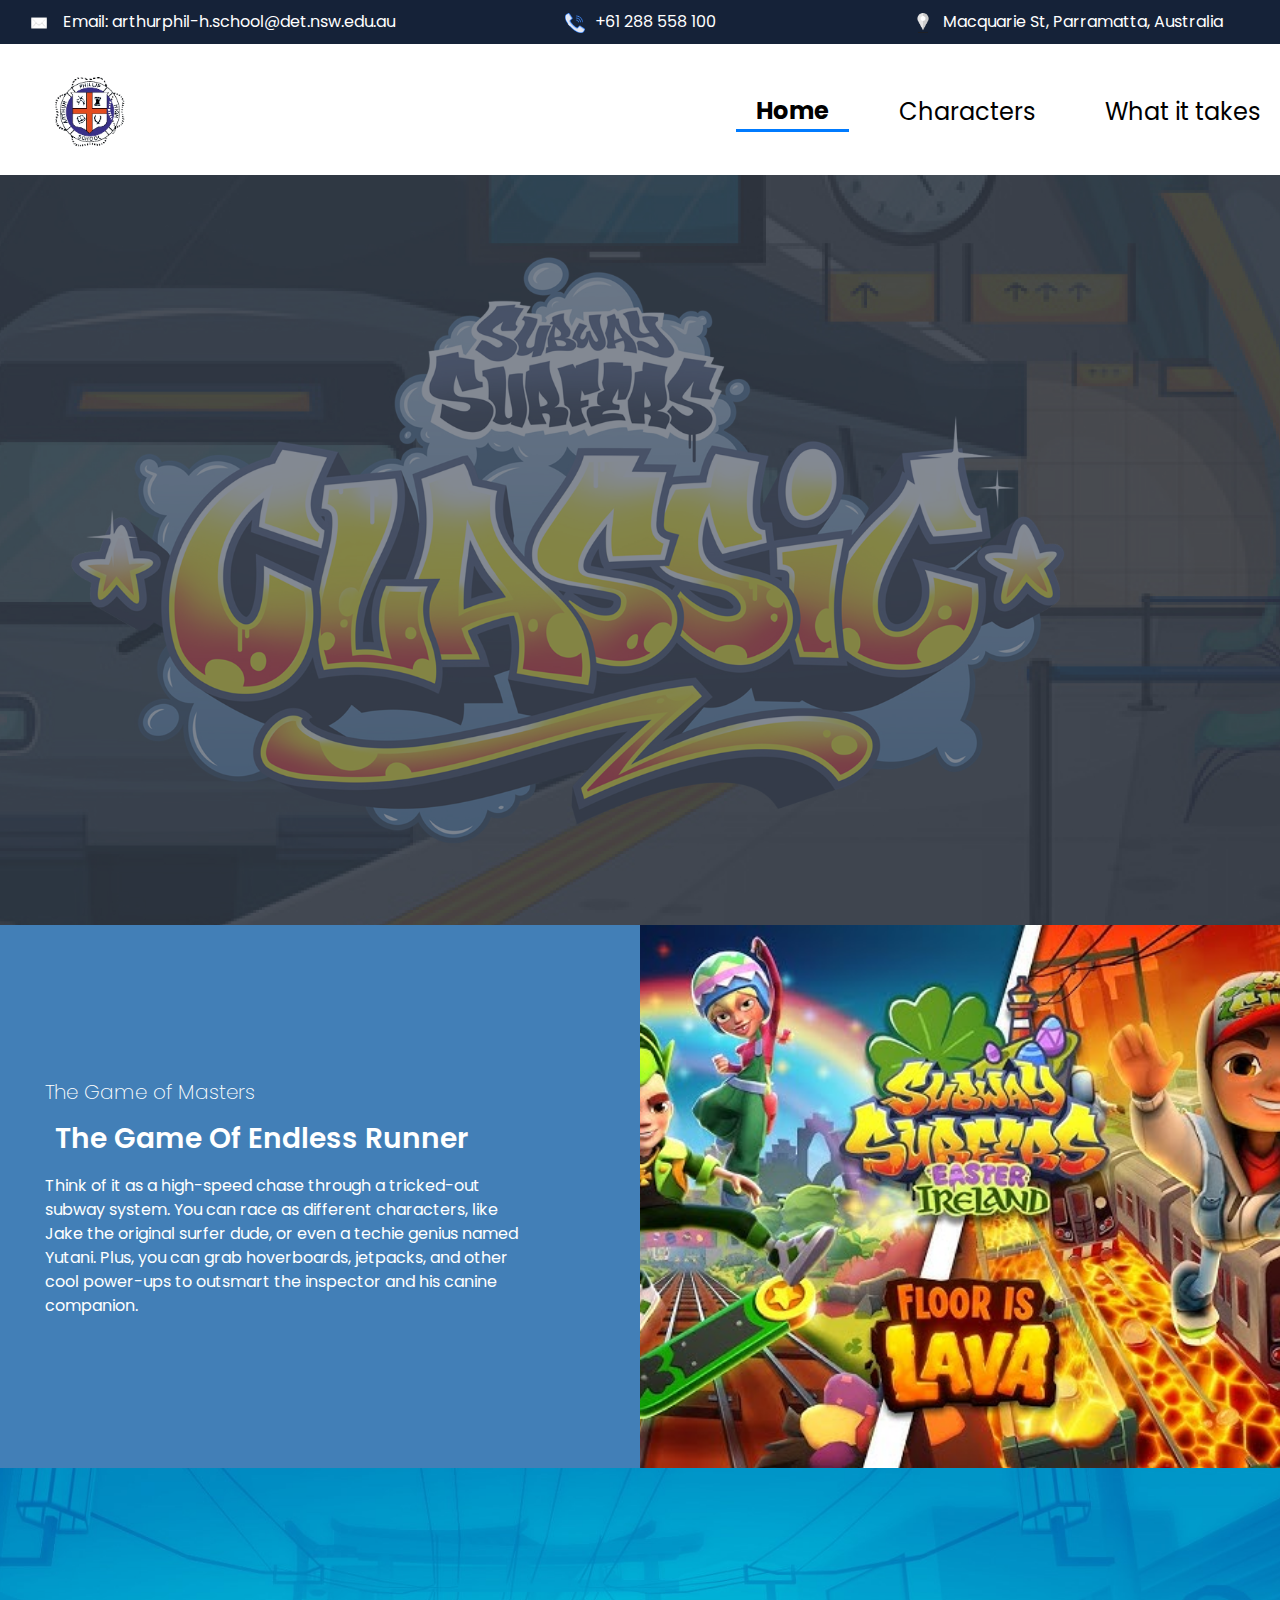
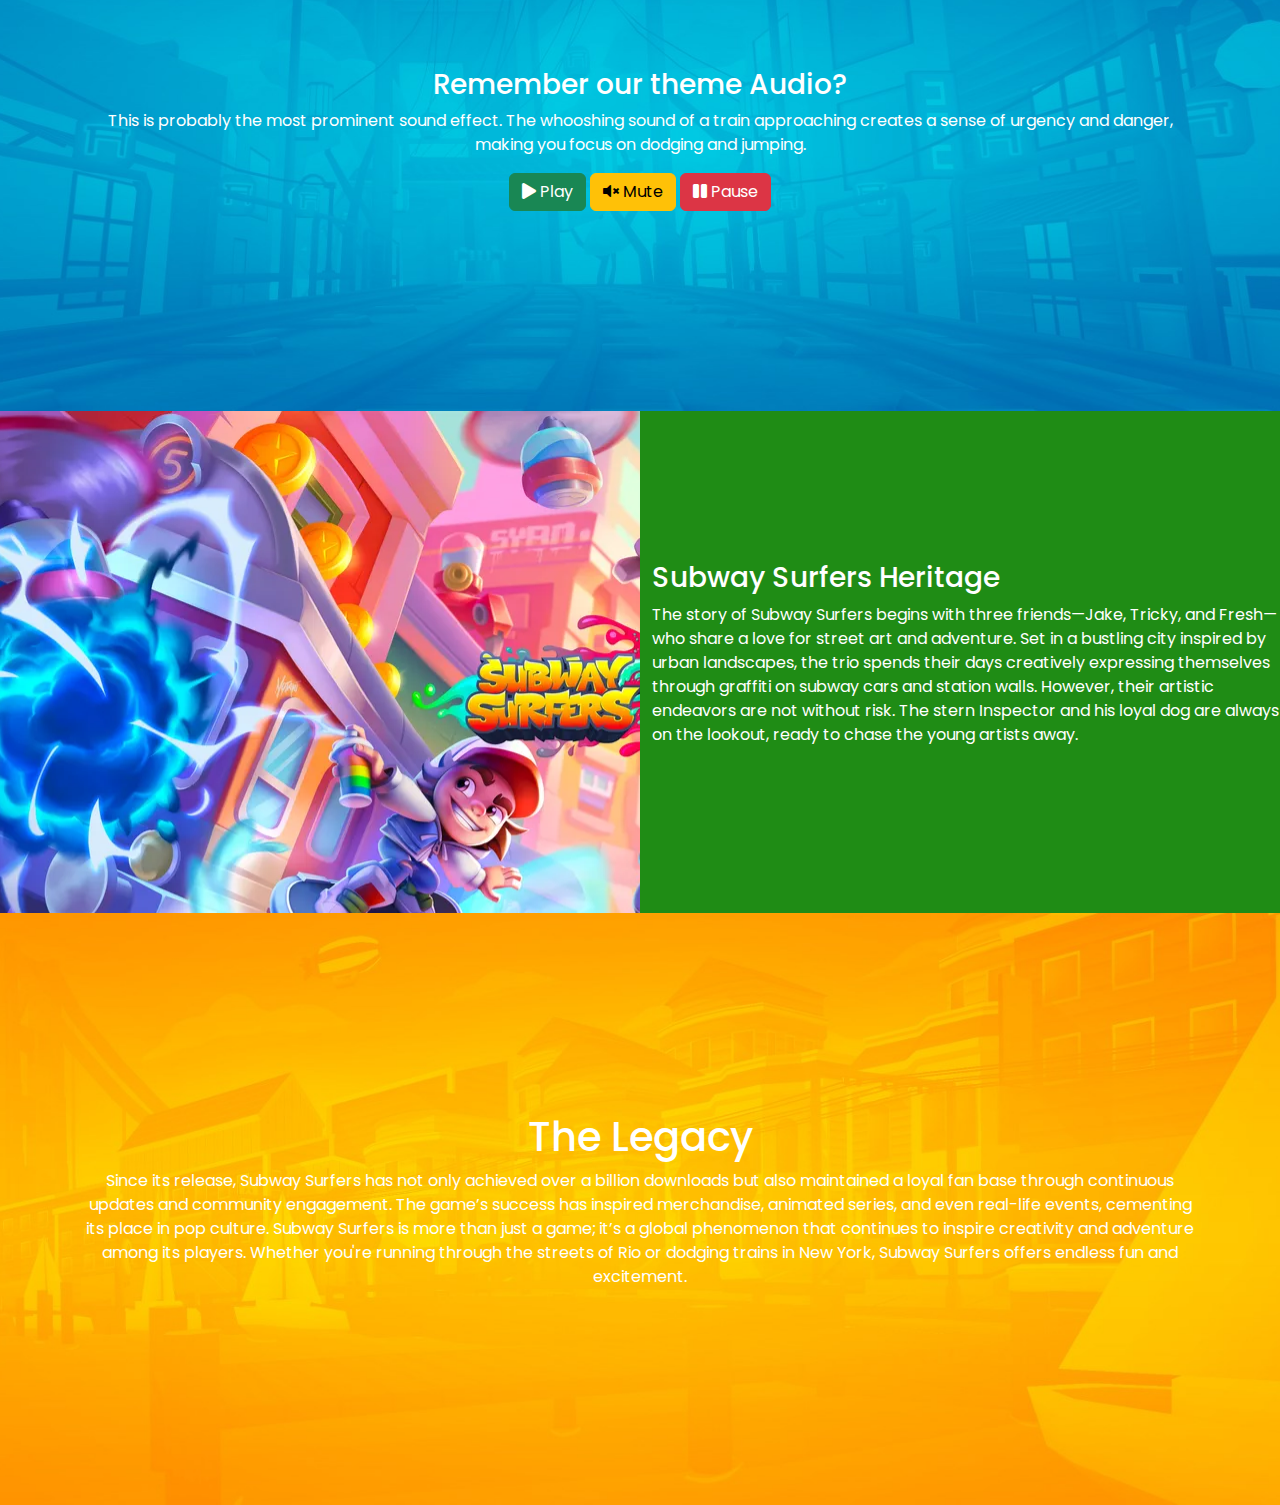
<file: index.html>
<!DOCTYPE html>
<html lang="en">
<head>
    <meta charset="UTF-8">
    <link rel="stylesheet" href="css/style.css">
    <script src="/javascript/index.js"></script>
    <link rel="stylesheet" href="https://cdnjs.cloudflare.com/ajax/libs/font-awesome/5.15.3/css/all.min.css" />
    <link href="https://fonts.googleapis.com/css?family=Poppins:100,100i,200,200i,300,300i,400,400i,500,500i,600,600i,700,700i,800,800i,900,900i" rel="stylesheet">
    <link rel="shortcut icon" type="image/icon" href="images/logo.png"/>
    <link href="https://cdn.jsdelivr.net/npm/bootstrap@5.3.3/dist/css/bootstrap.min.css" rel="stylesheet" integrity="sha384-QWTKZyjpPEjISv5WaRU9OFeRpok6YctnYmDr5pNlyT2bRjXh0JMhjY6hW+ALEwIH" crossorigin="anonymous">
    <meta name="viewport" content="width=device-width, initial-scale=1.0">
    <title>Subway Surfers</title>
</head>
<body>
    <!-- TopBar starts -->
    <nav class="topbar">
        <div class="row">
            <div class="col-md-4 text-center"><span class=""><img src="assets/message.png" alt=""> Email: arthurphil-h.school@det.nsw.edu.au</span> </div>
            <div class="col-md-4 text-center"> <img src="assets/phone.png" alt="">+61 288 558 100</div>
            <div class="col-md-4 text-center"><img src="assets/location-pin.png" alt="">Macquarie St, Parramatta, Australia</div>
        </div>
   </nav>
   <!-- Top bar ends -->

   <!-- Menu start -->

   <section class="mainmenu">
   
    <nav class="navbar">
        <div class="logo">
          <img src="assets/logo.png" alt="Logo" />
        </div>
        <ul class="nav-menu">
          <li class="active"><a href="index.html">Home</a></li>
          <li><a href="characters.html">Characters</a></li>
          <li><a href="howtoplay.html">What it takes</a></li>
        </ul>
      </nav>
    </section>
    
<!-- Menu ends -->

<!-- Landing section -->
     <section id="home" class="welcome-hero">
        <div class="container">
             
      </section>
<!-- Landing section Ends -->

<!-- About Section -->
<div class="about">
    <div class="row">
        <div class="col-md-6 abouttxt">
            <div class="aboutbody">
                <h5>The Game of Masters</h5>
                <h3>The game of  endless runner</h3>
                <p>
                    Think of it as a high-speed chase through a tricked-out subway system. 
                    You can race as different characters, like Jake the original surfer dude, 
                    or even a techie genius named Yutani.  Plus, you can grab hoverboards, 
                    jetpacks, and other cool power-ups to outsmart the inspector and his canine 
                    companion.
                </p>

            </div>

        </div>
        <div class="col-md-6 aboutimg">

        </div>
    </div>
</div>
<!-- About section ends -->

<!-- Start of Audio section -->
<div class="audio-section">
    <div class="container audio-holder">
        <h3>Remember our theme Audio?</h3>
        <p>
            This is probably the most prominent sound effect. The whooshing sound
             of a train approaching creates a sense of urgency and danger, making 
             you focus on dodging and jumping.
        </p>
        <div class="audio">
            <audio id="subway-audio">
                <source src="assets/subway-theme.mp3" type="audio/mp3">
                Your browser does not support the audio element.
            </audio>
            
            <!-- Play and Pause buttons -->
            <div id="audio-controls">
                <button class="btn  btn-success" onclick="playAudio()"><i class="fas fa-play"></i> Play</button>
                <button onclick="toggleMute()" class="btn btn-warning">
                    <i class="fas fa-volume-mute" id="mute-icon"></i> Mute
                </button>
                <button onclick="pauseAudio()" class="btn btn-danger"><i class="fas fa-pause"></i>  Pause</button>
            </div>
        </div>


    </div>
</div>

<!-- End of audio section -->


<!-- Our History -->
    <div class="history">
        <div class="row">
            <div class="history-image col-md-6" id="history-content">
                
            </div>
            <div class="history-content col-md-6">
                <h3>Subway Surfers Heritage</h3>
                <p>
                    The story of Subway Surfers begins with three friends—Jake, Tricky,
                     and Fresh—who share a love for street art and adventure. Set in a 
                     bustling city inspired by urban landscapes, the trio spends their 
                     days creatively expressing themselves through graffiti on subway 
                     cars and station walls. However, their artistic endeavors are not
                      without risk. The stern Inspector and his loyal dog are always on
                       the lookout, ready to chase the young artists away.
                </p>
            </div>
        </div>
    </div>
<!-- Our History Ends-->

<!-- The Legacy -->
        <div class="legacy">
            <div class="container">
                <h1>The Legacy</h1>
                <p>
                    Since its release, Subway Surfers has not only achieved over a billion
                     downloads but also maintained a loyal fan base through continuous updates
                      and community engagement. The game’s success has inspired merchandise, 
                      animated series, and even real-life events, cementing its place in pop culture.

                    Subway Surfers is more than just a game; it’s a global phenomenon that continues to inspire
                    creativity and adventure among its players. Whether you're running through the streets of Rio
                    or dodging trains in New York, Subway Surfers offers endless fun and excitement.
                </p>
            </div>
        </div>
<!-- The Legacy ends -->




   <!--  Javascrip Audio -->
   <script>
        var audio = document.getElementById('subway-audio');
                var muteIcon = document.getElementById('mute-icon');
                
                function playAudio() {
                    audio.play();
                }
                
                function pauseAudio() {
                    audio.pause();
                }

                function toggleMute() {
                    if (audio.muted) {
                        audio.muted = false;
                        muteIcon.classList.remove('fa-volume-up');
                        muteIcon.classList.add('fa-volume-mute');
                    } else {
                        audio.muted = true;
                        muteIcon.classList.remove('fa-volume-mute');
                        muteIcon.classList.add('fa-volume-up');
                    }
                }
</script>
<!-- Audio script -->
</body>
</html>
</file>
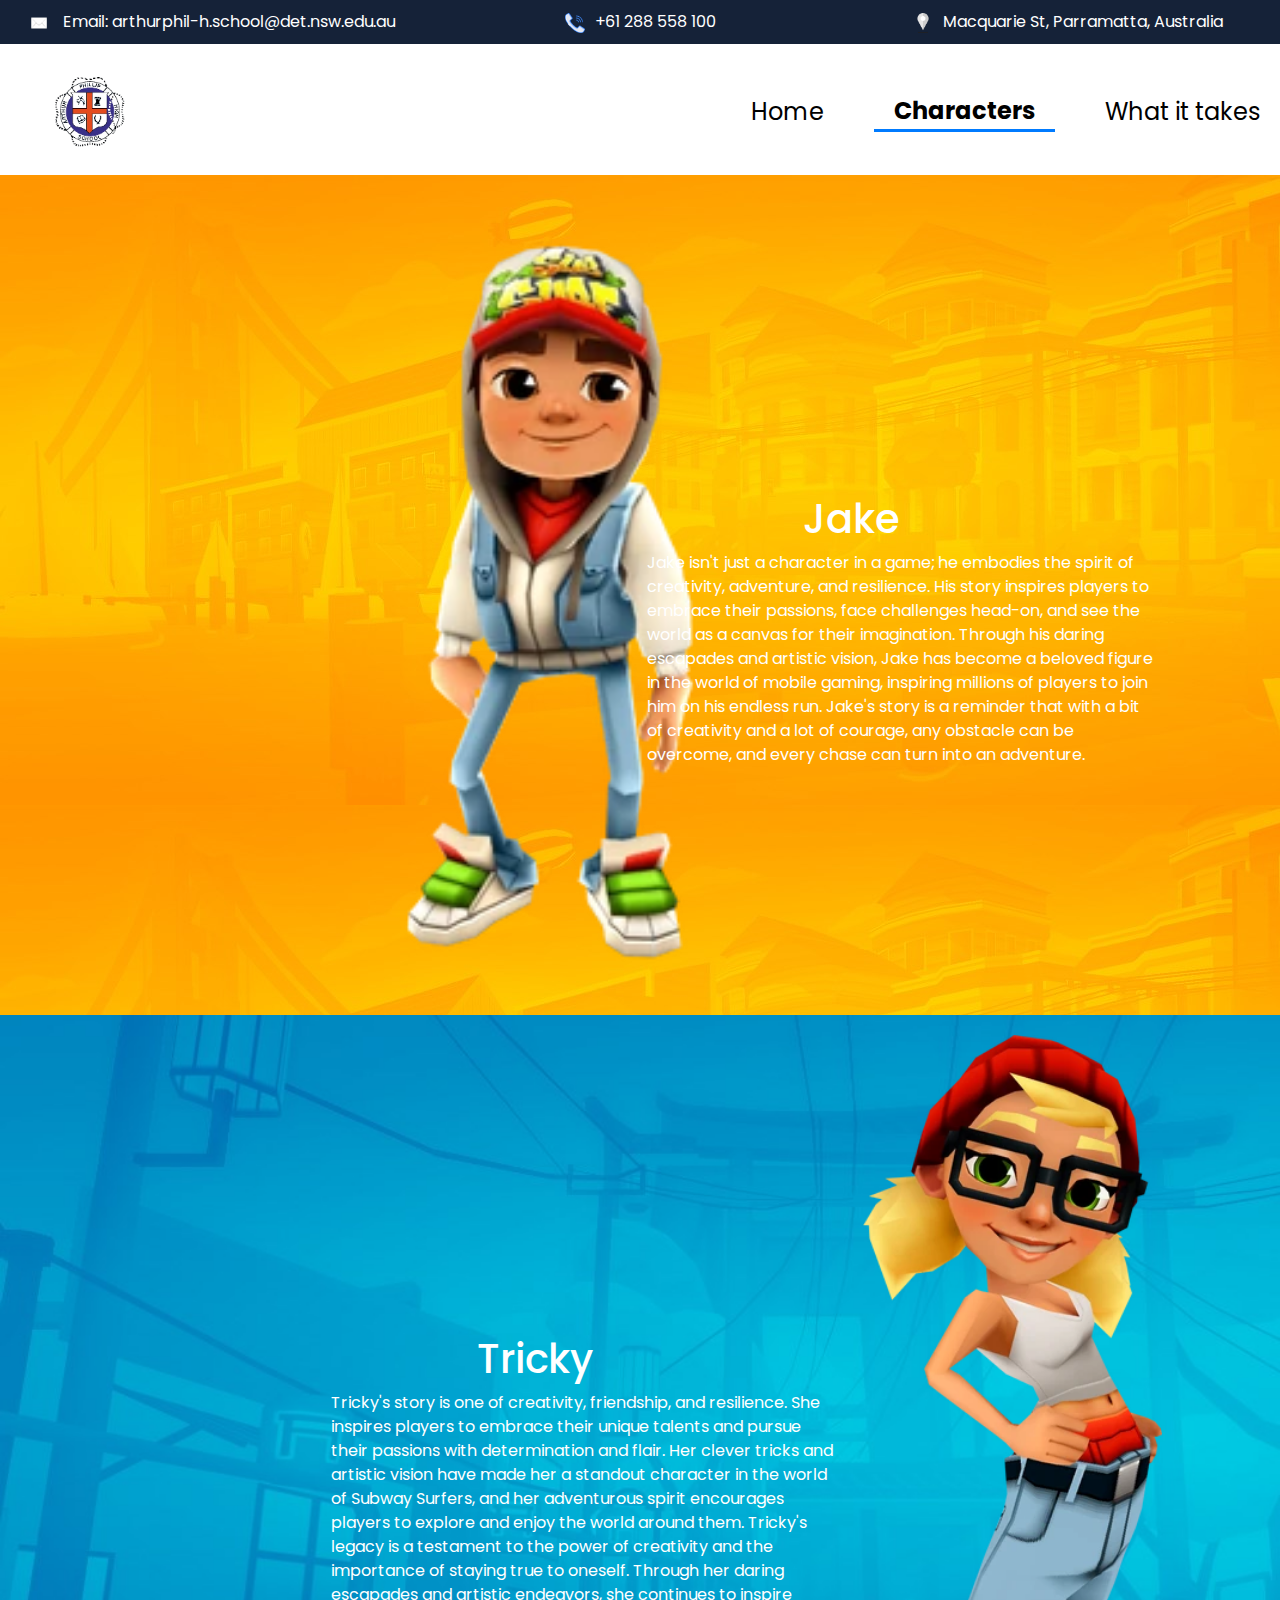
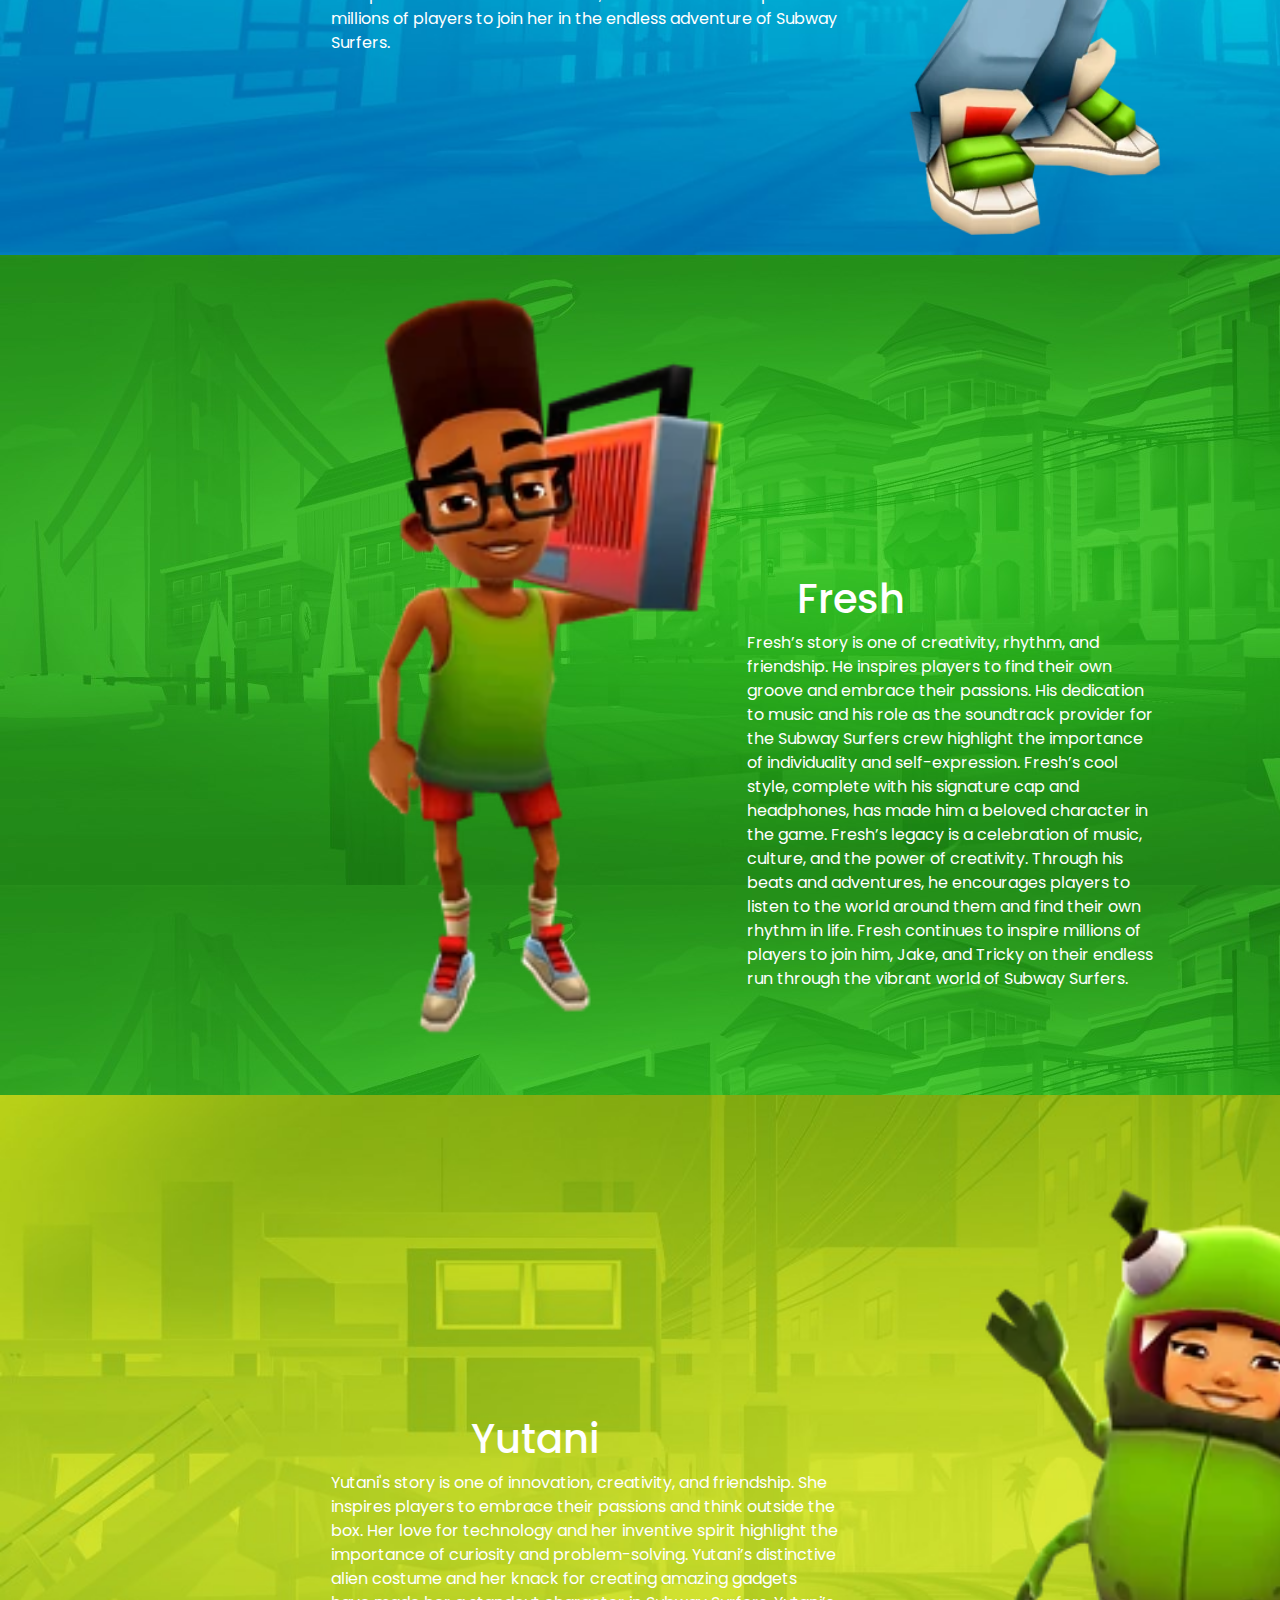
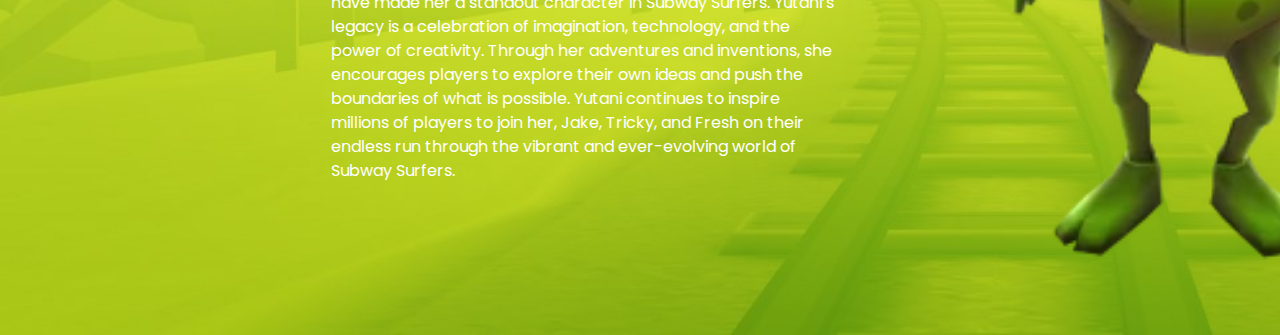
<file: characters.html>
<!DOCTYPE html>
<html lang="en">
<head>
    <meta charset="UTF-8">
    <meta name="viewport" content="width=device-width, initial-scale=1.0">
    <title>Characters</title>
    <link rel="stylesheet" href="css/characters.css">
    <link rel="stylesheet" href="css/style.css">
    <script src="/javascript/index.js"></script>
    <link rel="stylesheet" href="https://cdnjs.cloudflare.com/ajax/libs/font-awesome/5.15.3/css/all.min.css" />
    <link href="https://fonts.googleapis.com/css?family=Poppins:100,100i,200,200i,300,300i,400,400i,500,500i,600,600i,700,700i,800,800i,900,900i" rel="stylesheet">
    <link rel="shortcut icon" type="image/icon" href="images/logo.png"/>
    <link href="https://cdn.jsdelivr.net/npm/bootstrap@5.3.3/dist/css/bootstrap.min.css" rel="stylesheet" integrity="sha384-QWTKZyjpPEjISv5WaRU9OFeRpok6YctnYmDr5pNlyT2bRjXh0JMhjY6hW+ALEwIH" crossorigin="anonymous">
</head>
<body>
    <!-- TopBar starts -->
    <nav class="topbar">
        <div class="row">
            <div class="col-md-4 text-center"><span class=""><img src="assets/message.png" alt=""> Email: arthurphil-h.school@det.nsw.edu.au</span> </div>
            <div class="col-md-4 text-center"> <img src="assets/phone.png" alt="">+61 288 558 100</div>
            <div class="col-md-4 text-center"><img src="assets/location-pin.png" alt="">Macquarie St, Parramatta, Australia</div>
        </div>
   </nav>
   <!-- Top bar ends -->

   <!-- Menu start -->

   <section class="mainmenu">
   
    <nav class="navbar">
        <div class="logo">
          <img src="assets/logo.png" alt="Logo" />
        </div>
        <ul class="nav-menu">
          <li ><a href="index.html">Home</a></li>
          <li class="active"><a href="/characters.html">Characters</a></li>
          <li><a href="howtoplay.html">What it takes</a></li>
        </ul>
      </nav>
    </section>
    
<!-- Menu ends -->
    
<!-- Jake -->
    
    <div class="jake">
        <div class="row">
           <div class="col-md-2"></div>
            <div class="col-md-3 jake-img">
                <img src="assets/Jake.webp" alt="">

            </div>
            <div class="col-md-6 jake-body">
                <h1>Jake</h1>
                <p>
                    Jake isn't just a character in a game; he embodies the spirit of creativity,
                     adventure, and resilience. His story inspires players to embrace their passions, 
                     face challenges head-on, and see the world as a canvas for their imagination. 
                     Through his daring escapades and artistic vision, Jake has become a beloved figure
                      in the world of mobile gaming, inspiring millions of players to join him on his 
                      endless run.

                    Jake's story is a reminder that with a bit of creativity and a lot of courage, any 
                    obstacle can be overcome, and every chase can turn into an adventure.
                </p>

            </div>
            <div class="col-md-1"></div>
        </div>
    </div>
    <!-- Tricky -->
    <div class="tricky">
        <div class="row">
            <div class="col-md-2"></div>
           
            <div class="col-md-6 jake-body">
                
                <h1>Tricky</h1>
                <p>
                    Tricky's story is one of creativity, friendship, and resilience. 
                    She inspires players to embrace their unique talents and pursue their
                    passions with determination and flair. Her clever tricks and artistic
                    vision have made her a standout character in the world of Subway Surfers,
                    and her adventurous spirit encourages players to explore and enjoy the world around them.

                    Tricky's legacy is a testament to the power of creativity and the importance 
                    of staying true to oneself. Through her daring escapades and artistic endeavors,
                    she continues to inspire millions of players to join her in the endless adventure
                    of Subway Surfers.
                </p>

            </div>
            <div class="col-md-3 jake-img">
                <img src="assets/tricky.webp" alt="">

            </div>
            <div class="col-md-1"></div>
        </div>
    </div>


    <!--Fresh  -->
    <div class="fresh">
        <div class="row">
           <div class="col-md-2"></div>
            <div class="col-md-3 fresh-img">
                <img src="assets/Fresh.webp" alt="">

            </div>
            <div class="col-md-6 fresh-body">
                <h1>Fresh</h1>
                <p>
                    Fresh’s story is one of creativity, rhythm, and friendship. 
                    He inspires players to find their own groove and embrace their passions. 
                    His dedication to music and his role as the soundtrack provider for the
                     Subway Surfers crew highlight the importance of individuality and self-expression. 
                     Fresh’s cool style, complete with his signature cap and headphones, has made 
                     him a beloved character in the game.

                    Fresh’s legacy is a celebration of music, culture, and the power of creativity. Through his beats
                    and adventures, he encourages players to listen to the world around them and find their own rhythm
                    in life. Fresh continues to inspire millions of players to join him, Jake, and Tricky on their
                    endless run through the vibrant world of Subway Surfers.
                </p>

            </div>
            <div class="col-md-1"></div>
        </div>
    </div>
    <!-- Yutani -->
    <div class="yutani">
        <div class="row">
            <div class="col-md-2"></div>
           
            <div class="col-md-6 yutani-body">
                
                <h1>Yutani</h1>
                <p>
                    Yutani's story is one of innovation, creativity, and friendship. 
                    She inspires players to embrace their passions and think outside the box. 
                    Her love for technology and her inventive spirit highlight the importance of curiosity 
                    and problem-solving. Yutani’s distinctive alien costume and her knack for creating
                    amazing gadgets have made her a standout character in Subway Surfers.

                    Yutani’s legacy is a celebration of imagination, technology, and the power of creativity.
                    Through her adventures and inventions, she encourages players to explore their own ideas 
                    and push the boundaries of what is possible. Yutani continues to inspire millions of players
                    to join her, Jake, Tricky, and Fresh on their endless run through the vibrant and ever-evolving
                    world of Subway Surfers.
                </p>

            </div>
            <div class="col-md-3 yutani-img">
                <img src="assets/Yutani.webp" alt="">

            </div>
            <div class="col-md-1"></div>
        </div>
    </div>
    
</body>
</html>
</file>
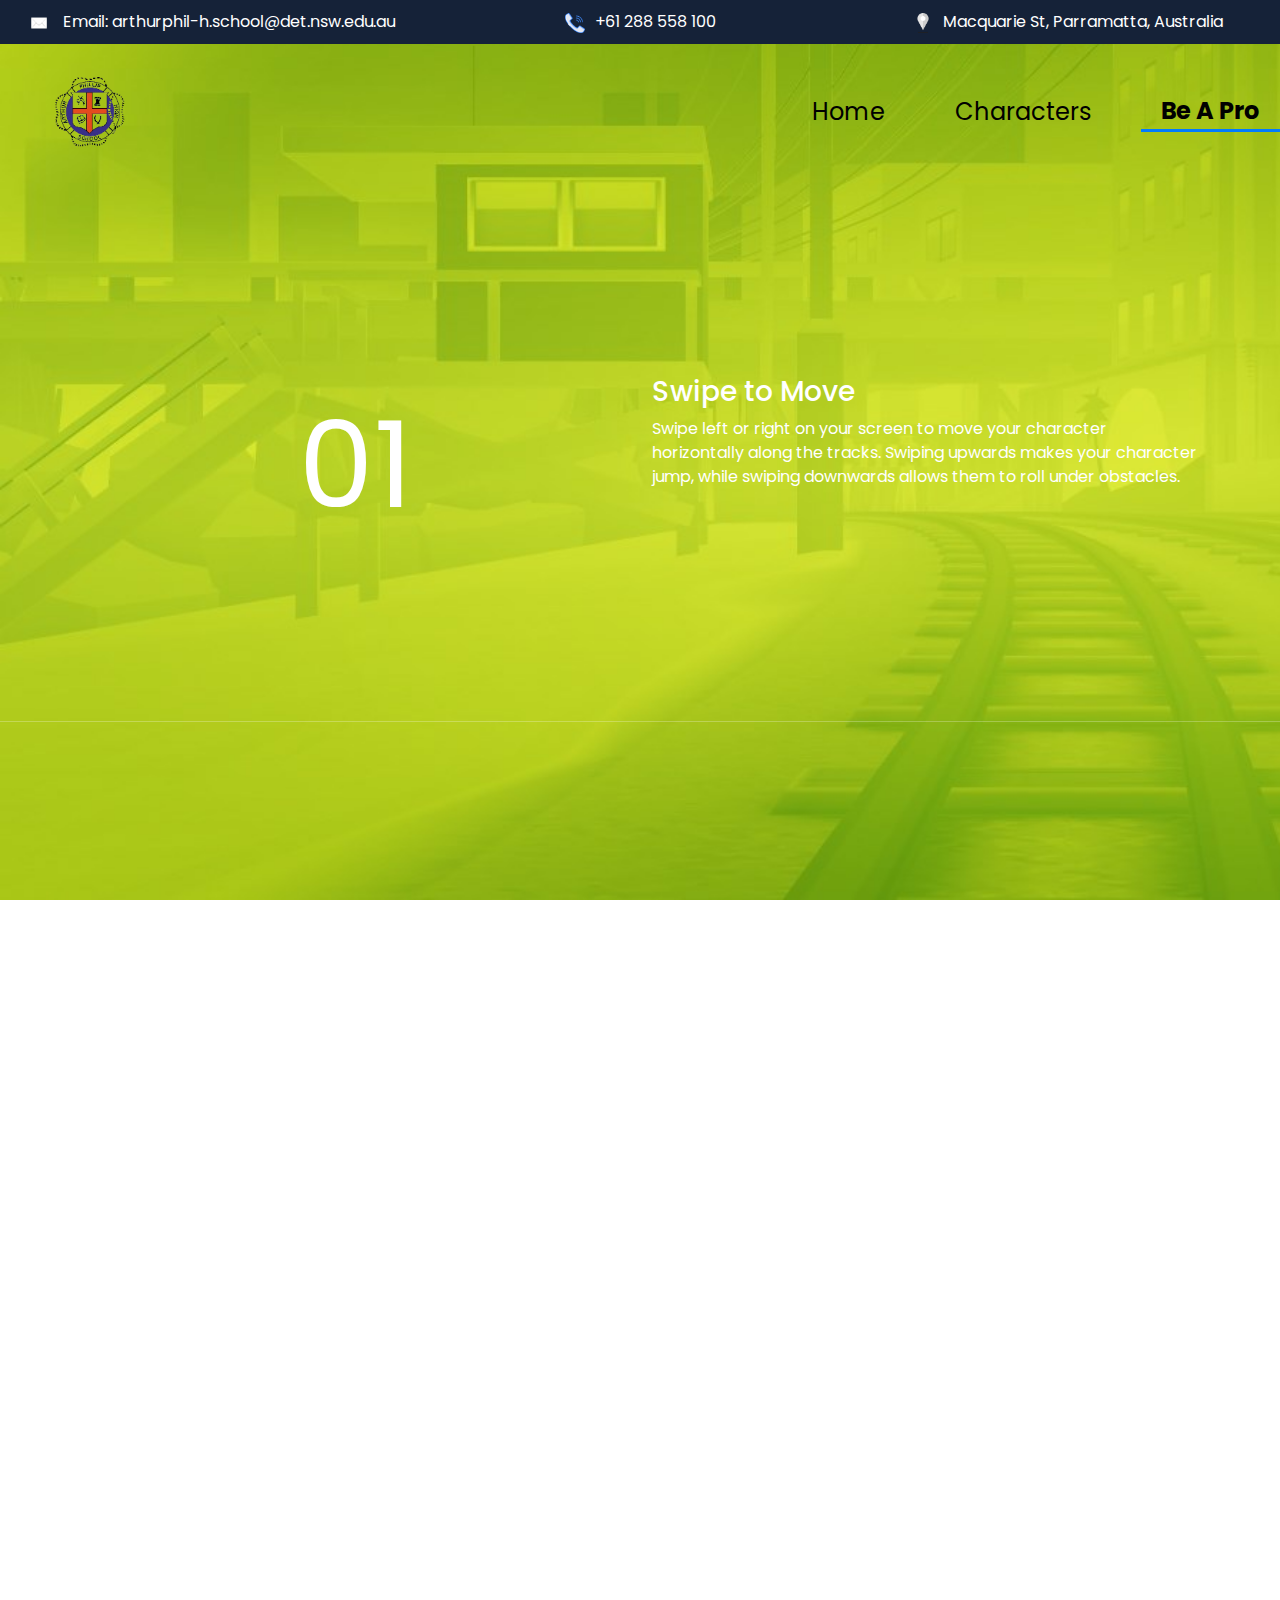
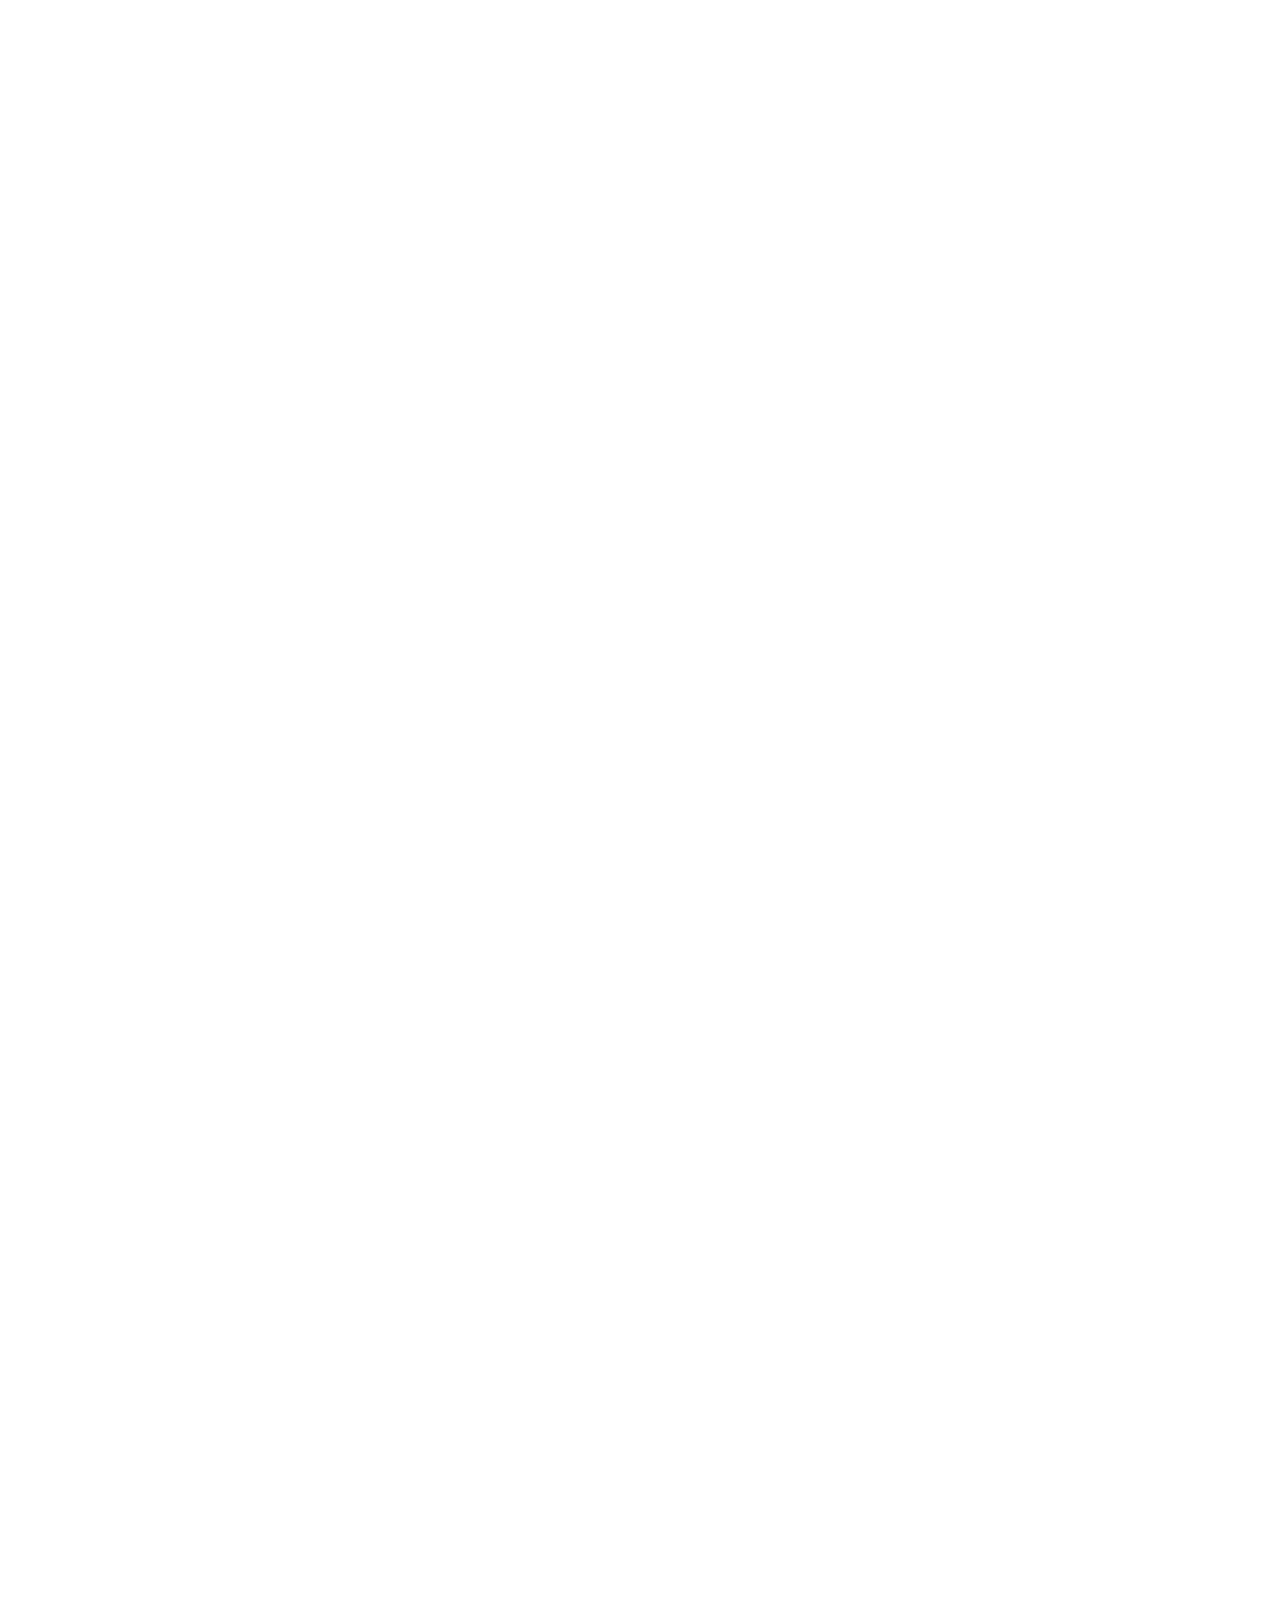
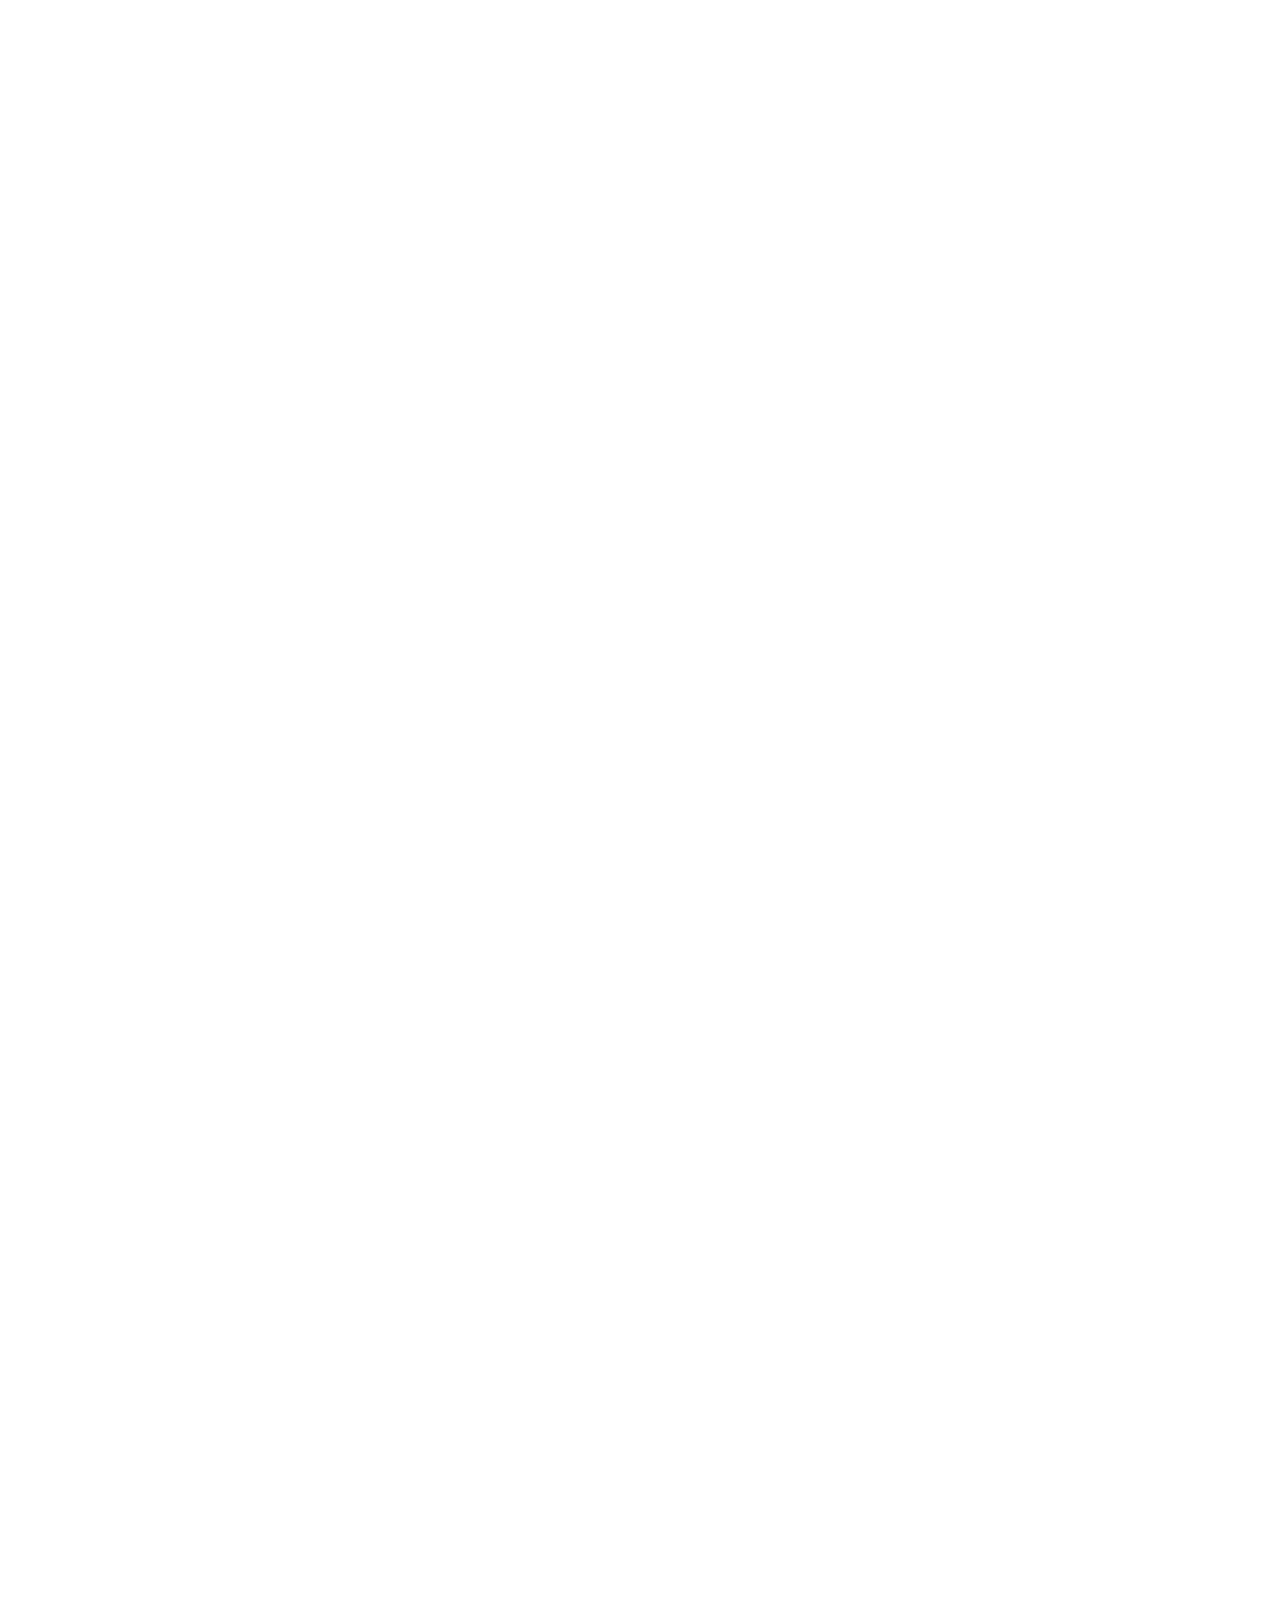
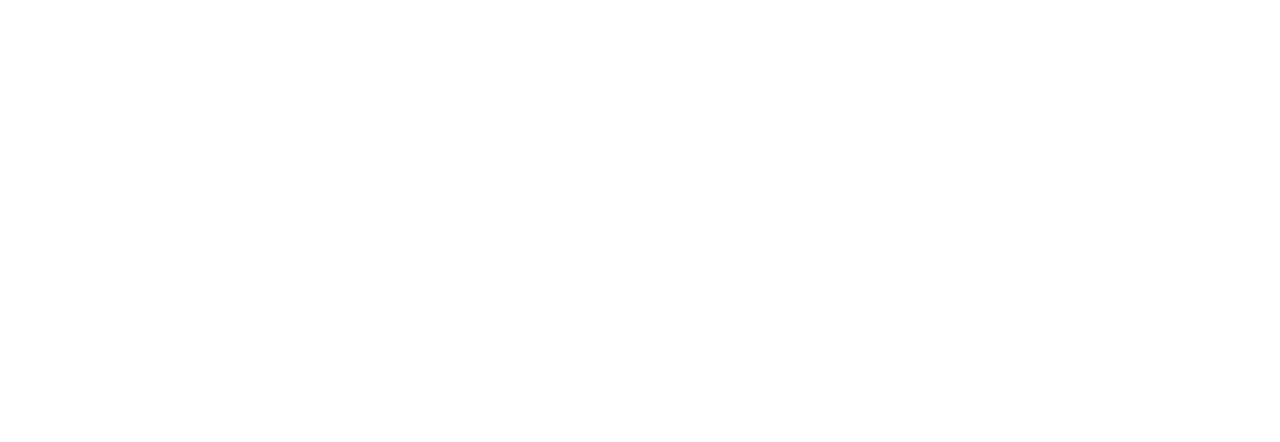
<file: howtoplay.html>
<!DOCTYPE html>
<html lang="en">
<head>
    <meta charset="UTF-8">
    <meta name="viewport" content="width=device-width, initial-scale=1.0">
    <title>How to Play</title>
    <link rel="stylesheet" href="css/style.css">
    <link rel="stylesheet" href="css/howtoplay.css">
    <script src="/javascript/index.js"></script>
    <link rel="stylesheet" href="https://cdnjs.cloudflare.com/ajax/libs/font-awesome/5.15.3/css/all.min.css" />
    <link href="https://fonts.googleapis.com/css?family=Poppins:100,100i,200,200i,300,300i,400,400i,500,500i,600,600i,700,700i,800,800i,900,900i" rel="stylesheet">
    <link rel="shortcut icon" type="image/icon" href="images/logo.png"/>
    <link href="https://cdn.jsdelivr.net/npm/bootstrap@5.3.3/dist/css/bootstrap.min.css" rel="stylesheet" integrity="sha384-QWTKZyjpPEjISv5WaRU9OFeRpok6YctnYmDr5pNlyT2bRjXh0JMhjY6hW+ALEwIH" crossorigin="anonymous">
</head>
<body>
     <!-- TopBar starts -->
     <nav class="topbar">
        <div class="row">
            <div class="col-md-4 text-center"><span class=""><img src="assets/message.png" alt=""> Email: arthurphil-h.school@det.nsw.edu.au</span> </div>
            <div class="col-md-4 text-center"> <img src="assets/phone.png" alt="">+61 288 558 100</div>
            <div class="col-md-4 text-center"><img src="assets/location-pin.png" alt="">Macquarie St, Parramatta, Australia</div>
        </div>
   </nav>
   <!-- Top bar ends -->

   <!-- Menu start -->

   <section class="mainmenu">
   
    <nav class="navbar">
        <div class="logo">
          <img src="assets/logo.png" alt="Logo" />
        </div>
        <ul class="nav-menu">
          <li ><a href="index.html">Home</a></li>
          <li ><a href="characters.html">Characters</a></li>
          <li class="active"><a href="howtoplay.html">Be A Pro</a></li>
        </ul>
      </nav>
    </section>
    
<!-- Menu ends -->

<!-- 01 -->
<div class="01 main-number">
    <div class="container">
        <div class="row">
            <div class="col-md-6 number">
                01
            </div>
            <div class="col-md-6">
                <h3>Swipe to Move</h3>
                <p>
                    Swipe left or right on your screen to move your character horizontally 
                    along the tracks. Swiping upwards makes your character jump, while
                     swiping downwards allows them to roll under obstacles.
                </p>
            </div>
        </div>
    </div>
    
</div>
<hr>

<!-- 02 -->
<div class="01 main-number">
    <div class="container">
        <div class="row">
            <div class="col-md-6 number">
                02
            </div>
            <div class="col-md-6">
                <h3>Collect Coins</h3>
                <p>
                    Keep an eye out for shiny gold coins scattered along the tracks. Collect as many coins as you can to increase your score and unlock new characters, hoverboards, and power-ups.
                </p>
            </div>
        </div>
    </div>
    
</div>
<hr>
<!-- 03 -->
<div class="01 main-number">
    <div class="container">
        <div class="row">
            <div class="col-md-6 number">
                03
            </div>
            <div class="col-md-6">
                <h3>Avoid Obstacles</h3>
                <p>
                    Watch out for obstacles like trains, barriers, and roadblocks. Colliding with obstacles will slow you down and could end your run, so stay alert and dodge them whenever possible.                </p>
            </div>
        </div>
    </div>
    
</div><hr>

<!-- 04 -->
<div class="01 main-number">
    <div class="container">
        <div class="row">
            <div class="col-md-6 number">
                04
            </div>
            <div class="col-md-6">
                <h3>Use Power-Ups</h3>
                <p>
                    Grab power-up items like jetpacks, sneakers, and magnets to boost your abilities and score. Power-ups can help you run faster, jump higher, and collect more coins for a limited time.                </p>
            </div>
        </div>
    </div>
    
</div><hr>

<!-- 05 -->
<div class="01 main-number">
    <div class="container">
        <div class="row">
            <div class="col-md-6 number">
                05
            </div>
            <div class="col-md-6">
                <h3>Complete Missions</h3>
                <p>
                    Complete daily and weekly missions to earn rewards and increase your score multiplier. Missions range from collecting a certain number of coins to running a specific distance, so keep an eye on your objectives as you play.                </p>
            </div>
        </div>
    </div>
    
</div><hr>

<!-- 06 -->

<div class="01 main-number">
    <div class="container">
        <div class="row">
            <div class="col-md-6 number">
                06
            </div>
            <div class="col-md-6">
                <h3>Unlock Characters and Hoverboards</h3>
                <p>
                    Spend your hard-earned coins to unlock new characters and hoverboards. Each character and hoverboard has its own unique abilities and style, so experiment with different combinations to find your favorite.                </p>
            </div>
        </div>
    </div>
    
</div><hr>

<!-- 07 -->

<div class="01 main-number">
    <div class="container">
        <div class="row">
            <div class="col-md-6 number">
                07
            </div>
            <div class="col-md-6">
                <h3>Explore the World Tour</h3>
                <p>
                    Join Jake, Tricky, and Fresh on their global adventure with the Subway Surfers World Tour. Travel to new cities each month, collect special tokens, and unlock exclusive rewards as you run through iconic locations around the world.                </p>
            </div>
        </div>
    </div>
    
</div><hr>

<!-- -8 -->

<div class="01 main-number">
    <div class="container">
        <div class="row">
            <div class="col-md-6 number">
                08
            </div>
            <div class="col-md-6">
                <h3>Compete with Friends</h3>
                <p>
                    Connect to social media to compete with your friends and see who can achieve the highest score. Challenge each other to beat your personal bests and climb the global leaderboards.                </p>
            </div>
        </div>
    </div>
    
</div><hr>

<!-- 09 -->
<div class="01 main-number">
    <div class="container">
        <div class="row">
            <div class="col-md-6 number">
                09
            </div>
            <div class="col-md-6">
                <h3>Practice Makes Perfect</h3>
                <p>
                    Remember, becoming a pro takes practice and patience. Keep running, collecting coins, and mastering your skills to improve your score and climb the ranks.                </p>
            </div>
        </div>
    </div>
    
</div><hr>
    
</body>
</html>
</file>
<file: css/style.css>
body{
    overflow-x: hidden;
    font-family: 'Poppins' !important;

}
.topbar{
    background-color: #152238;
    padding: 10px;
    color: #ffffff;
}
nav div div img{
    height: 20px;
    padding-right: 10px;
    
}
/* Mobile screen */
@media screen and (max-width: 768px) {
    .topbar {
      font-size: 8px;
      width: 100%;
    }
    nav div div img{
        height: 12px;
        padding-right: 10px;
        
    }
    .logo {
      display: none;
    }
    .nav-menu a {
      color: #000;
      text-decoration: none;
      padding: 10px 20px;
      font-size: 6px;
      text-align: center;
      transition: background-color 0.3s;
    }


  }
  /* Nav Menu */
  .navbar {
    /* display: flex; */
    align-items: center;
    padding: 0px; 
  }
  .active{
    font-weight: 700;
    color:#152238 ;
    border-bottom: 3px solid #007BFF;
  }
  
  .logo {
    margin-right: auto;
    padding-left: 50px;
  }
  
  .logo img {
    height: 80px;
  }
  
  .nav-menu {
    list-style-type: none;
    display: flex;
    padding: 0;
    margin: 0;
    align-items: center;
    margin-left: auto; 
  }
  .nav-menu li {
    margin-left: 30px; 
  }
  
  .nav-menu a {
    color: #000;
    text-decoration: none;
    padding: 10px 20px;
    font-size: 24px;
    transition: background-color 0.8s;
  }
  
  .nav-menu a:hover {
    background-color: #575757;
    color: #fff;
  }
  .mainmenu{
    padding-top: 20px;
    padding-bottom: 15px;
  }
/* ___________________________________________________________ */
 /*Landing section  */
/* ____________________________________________________________ */

 .welcome-hero {
    position: relative;
    background:no-repeat;
    background-position:center;
    background-size:cover;
    text-align: center;
    height:750px;
    background-image: url(../assets/landing.jpg);
    z-index: 1;
}
.welcome-hero:before{
    position: absolute;
    content: " ";
    top: 0;
    left: 0;
    width: 100%;
    height: 100%;
    background:rgba(65,73,89,.65);
    z-index: -1;
}
.welcome-hero-txt { padding-top: 155px;}

.welcome-hero-txt h2 {
    font-size: 48px;
    color: #fff;
    font-weight: 700;
    text-transform: uppercase;
    letter-spacing: 2.4px;
    line-height: 1.4;
}
.welcome-hero-txt p {
    font-size: 18px;
    color: #fcfcfc;
    margin-top: 25px;
}

.welcome-hero-serch-box{margin-top: 78px;display: flex;}
.welcome-hero-form {
    display: flex;
    background: #fff;
    height: 70px;
    border-radius: 3px;
    width: 85%;
}
.single-welcome-hero-form {
    position: relative;
    display: flex;
    flex-direction: row;
    align-items: center;
    width: 50%;
    padding: 0 30px;
}
.single-welcome-hero-form:first-child{border-right: 1px solid #edeff1;}
.single-welcome-hero-form input {
    margin-left: 10px;
    height: 70px;
    width: 300px;
    border: 0;
    background: transparent;
}
.single-welcome-hero-form input[type="text"]{
    font-size: 14px;
    color: #859098;
    text-transform: capitalize;
    font-weight: 500;
}
.welcome-hero-form-icon {
    position: absolute;
    top: 20px;
    right: 30px;
    color: #252d32;
}
.welcome-hero-btn {
    display:  flex;
    justify-content:  center;
    align-items:  center;
    font-size:  14px;
    color:  #fff;
    width:  170px;
    height:  70px;
    background:  #ff545a;
    text-transform:  capitalize;
    margin-left:  30px;
    border-radius: 3px;
    -webkit-transition: 0.3s linear; 
    -moz-transition: 0.3s linear; 
    -ms-transition: 0.3s linear; 
    -o-transition: 0.3s linear; 
    transition: 0.3s linear;
}
.welcome-hero-btn:hover{/*background: #fd4043;*/background: #f43032;}

.welcome-hero-btn svg {
    width:  14px;
    height:  auto;
    margin-left:  12px;
}

/* ______________________________________________________
About section
______________________________________________________ */
.aboutimg{
    background-image: url(../assets/about.jpg);
    background-size: cover; 
    background-position: center;
    background-repeat: no-repeat;
       

}
.abouttxt{
    background-color: #427FB7;
    color: #fff;
    
}
.aboutbody{
    margin-top: 150px;
    margin-left: 40px;
    padding-top: 5px;
    padding-left: 5px;
    margin-bottom: 150px;
    margin-right: 100px;
}
.aboutbody h5{
    font-weight: 200;
}
.aboutbody h3{
    font-weight: 600;
    padding: 10px;
    text-transform: capitalize;

}
@media screen and (max-width: 768px) {
    .aboutbody{
        margin-top: 50px;
        margin-left: 20px;
        padding-top: 5px;
        padding-left: 5px;
        margin-bottom: 60px;
        margin-right: 50px;
    }
    .aboutbody h5{
        font-weight: 200;
        font-size: 15px;
    }
    .aboutbody h3{
        font-weight: 600;
        padding: 10px;
        font-size: 18px;
        text-transform: capitalize;
    
    }
    .aboutbody p{
        font-size: 12px;
    }
}

/* ----------------------------------------------------
Audio section
---------------------------------------------------- */
.audio-section{
    background-image: url(../assets/tokyo.jpg);
    padding-top: 200px;
    padding-bottom: 200px;
    align-items: center;
    background-size: cover; 
    background-position: center;
    background-repeat: no-repeat;
}
.audio-holder{
    text-align: center;
    color: #fff;

}


/* -------------------------------------------------------------
Background Story
------------------------------------------------------------- */
.history{
    color: #fff;
    background-color: #1F8C15;
}
.history-image{
    background-image: url(../assets/subway-surfers-tag-key-art.webp);
}
.history-content{
    padding-top: 150px;
    margin-left: 0px;
    padding-bottom: 150px;
    padding-right: 100px; 
    background-size: cover; 
    background-position: center;
    background-repeat: no-repeat;
}


/* -------------------------------------------------------------
The Legacy
------------------------------------------------------------- */
.legacy{
    background-image: url(../assets/sanfrancisco.jpg);
    padding-top: 200px;
    padding-bottom: 200px;
    align-items: center; 
    color: #fff;
    text-align: center;
    background-size: cover; 
    background-position: center;
    background-repeat: no-repeat;
}
</file>
<file: css/characters.css>
/* ----------------------------------------
Jake Bio
---------------------------------------- */
.jake{
    background-image: url(../assets/sanfrancisco.jpg);
    padding: 20px;
}
.jake-img img{
    height: 800px;
    align-items: center;
    
}
.jake-body{
    padding-top: 300px;
    text-align: center;
    color: #fff;

}
.jake-body p{
    text-align: start;
    padding-left: 200px;
}
/* -------------------------------------------
Tricky 
------------------------------------------ */
.tricky{
    background-image: url(../assets/tokyo.jpg);
    padding: 20px;
    background-repeat: no-repeat;
    background-size: cover;
}
.jake-img img{
    height: 800px;
    align-items: center;
    
}
.jake-body{
    padding-top: 300px;
    text-align: center;
    color: #fff;

}
.jake-body p{
    text-align: start;
    padding-left: 100px;
}


/* ----------------------------------------------- */
/* Fresh */
/* ------------------------------------------------------ */


.fresh{
    background-image: url(../assets/sanfrancisco_2.jpg);
    padding: 20px;
}
.fresh-img img{
    height: 800px;
    align-items: center;
    
}
.fresh-body{
    padding-top: 300px;
    text-align: center;
    color: #fff;

}
.fresh-body p{
    text-align: start;
    padding-left: 200px;
}

/* 
------------------------------------------------------------------
Yutani
------------------------------------------------------------------
*/
/* -------------------------------------------
Tricky 
------------------------------------------ */
.yutani{
    background-image: url(../assets/miami.jpg);
    padding: 20px;
    background-repeat: no-repeat;
    background-size: cover;
}
.yutani-img img{
    height: 800px;
    align-items: center;
    
}
.yutani-body{
    padding-top: 300px;
    text-align: center;
    color: #fff;

}
.yutani-body p{
    text-align: start;
    padding-left: 100px;
}
</file>
<file: css/howtoplay.css>
body{
    background-attachment: fixed;
    background-image: url(../assets/miami.jpg);
    background-repeat: no-repeat;
    background-size: cover;
    
}
.main-number{
    color: #fff;
    padding-top: 200px;
    padding-bottom: 150px;
}
hr{
    color: #fff !important;
    font-weight: 1px;
    width: 100%;
    text-align: center !important;
    align-items: center;
}
.number{
    font-size: 120px;
    text-align: center;
}
</file>
